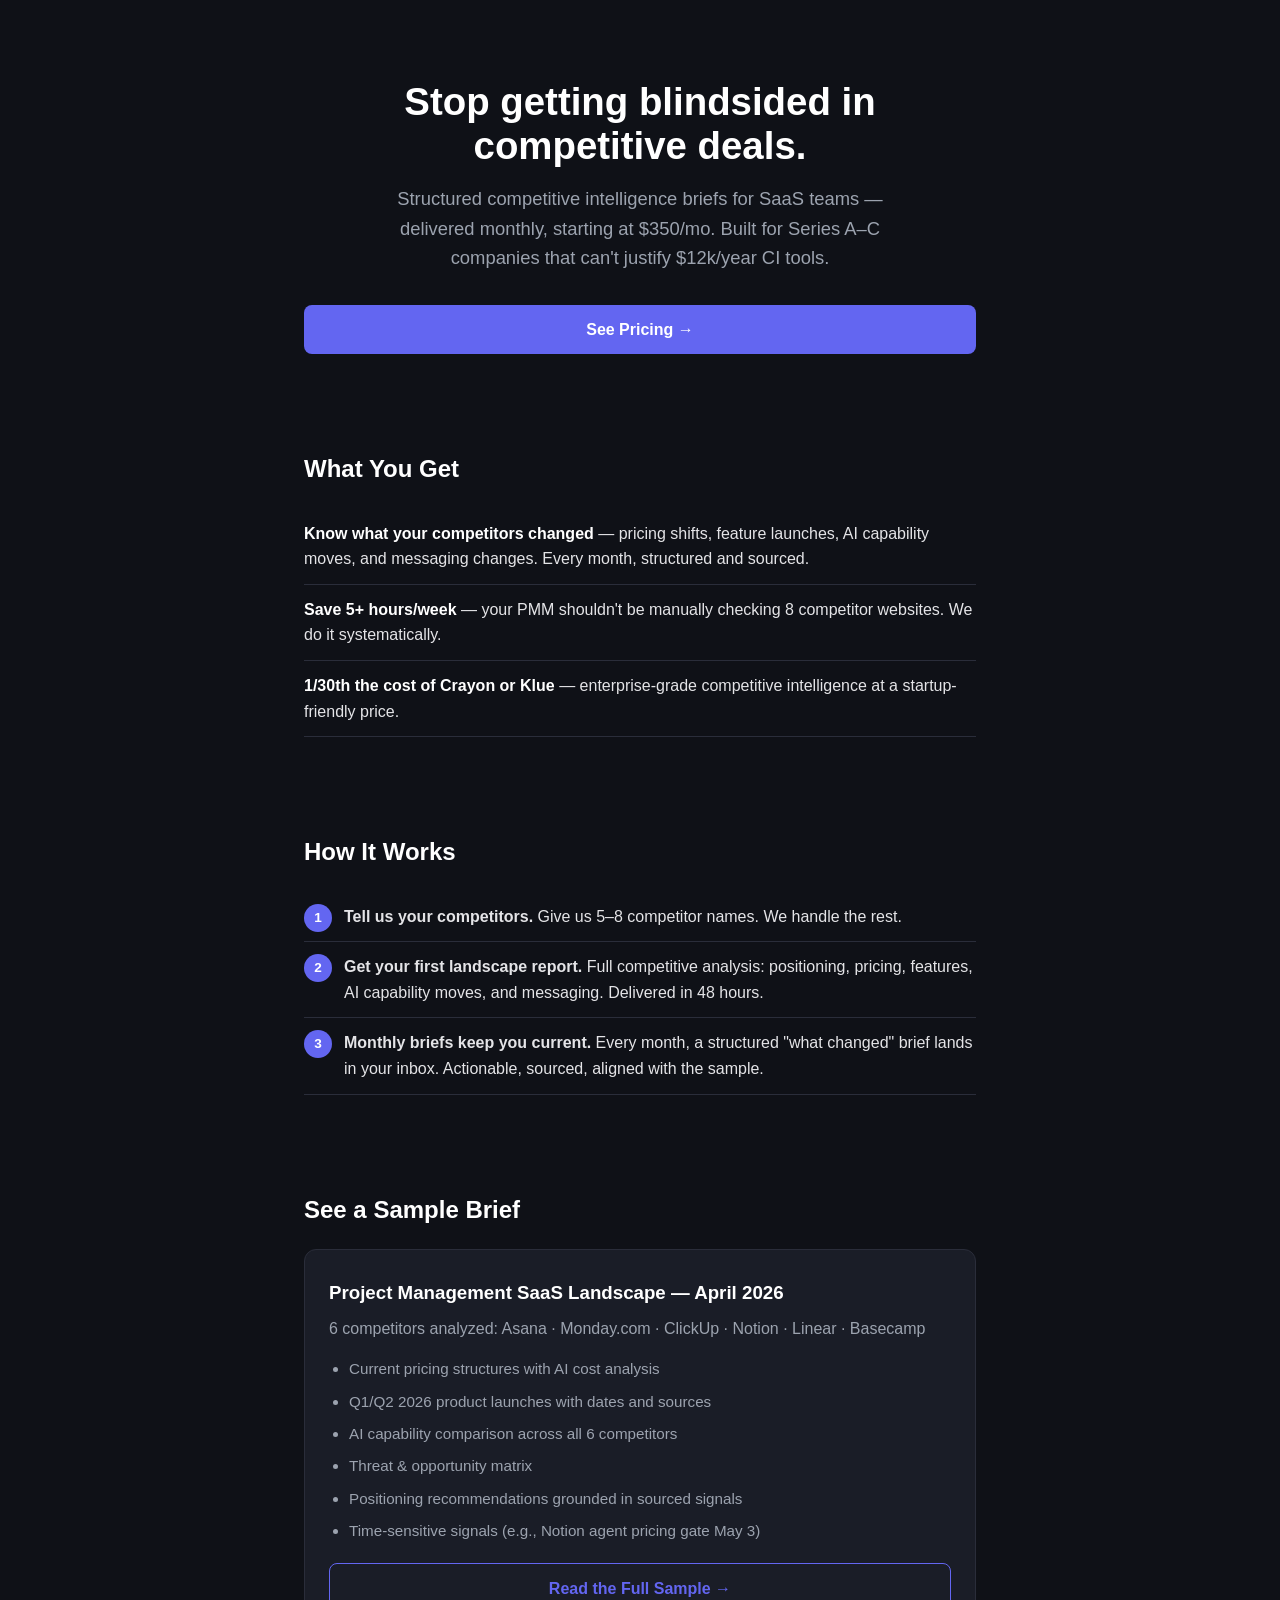
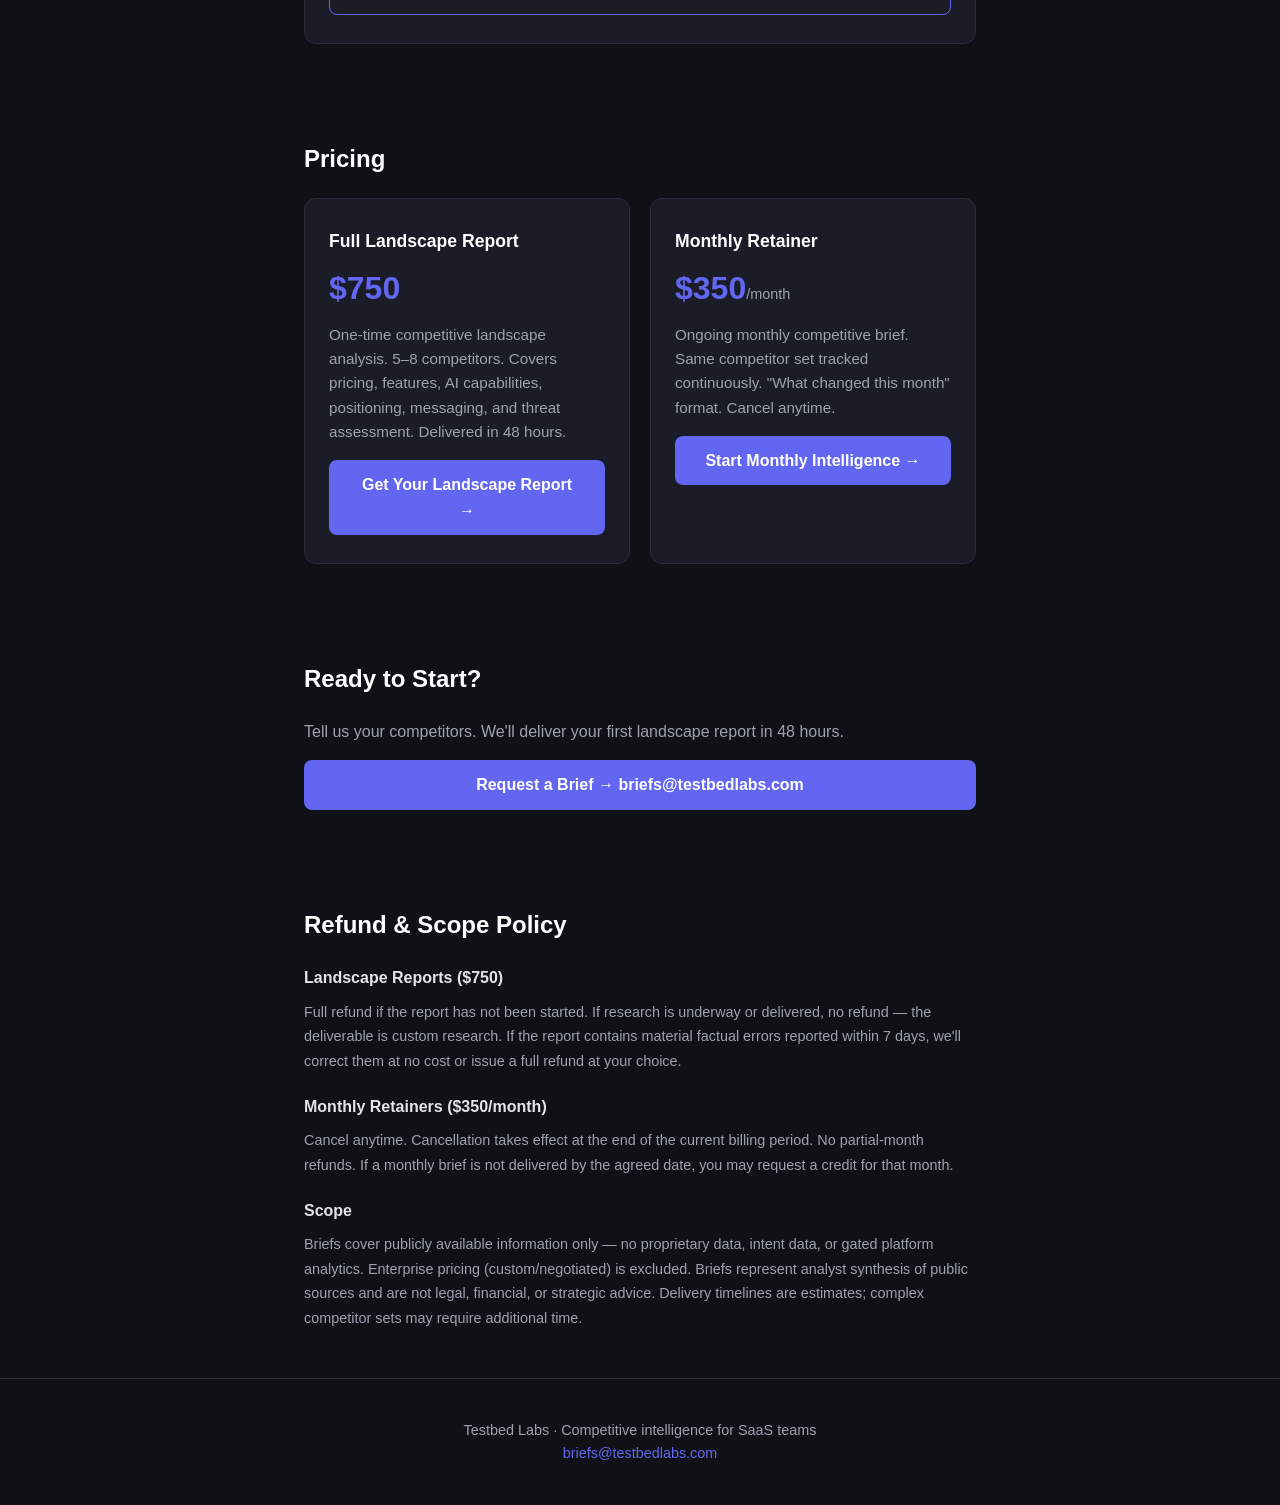
<file: index.html>
<!DOCTYPE html>
<html lang="en">
<head>
  <meta charset="UTF-8">
  <meta name="viewport" content="width=device-width, initial-scale=1.0">
  <title>SaaS Competitive Intelligence Briefs — Testbed Labs</title>
  <meta name="description" content="Structured competitive intelligence briefs for SaaS teams. Pricing, features, AI moves, and positioning — delivered monthly, starting at $350/mo.">
  <link rel="stylesheet" href="style.css">
</head>
<body>

  <div class="container">

    <!-- Hero -->
    <div class="hero">
      <h1>Stop getting blindsided in competitive deals.</h1>
      <p class="sub">Structured competitive intelligence briefs for SaaS teams — delivered monthly, starting at $350/mo. Built for Series A–C companies that can't justify $12k/year CI tools.</p>
      <a href="#pricing" class="cta">See Pricing →</a>
    </div>

    <!-- Value -->
    <section>
      <h2>What You Get</h2>
      <ul class="value-list">
        <li><strong>Know what your competitors changed</strong> — pricing shifts, feature launches, AI capability moves, and messaging changes. Every month, structured and sourced.</li>
        <li><strong>Save 5+ hours/week</strong> — your PMM shouldn't be manually checking 8 competitor websites. We do it systematically.</li>
        <li><strong>1/30th the cost of Crayon or Klue</strong> — enterprise-grade competitive intelligence at a startup-friendly price.</li>
      </ul>
    </section>

    <!-- How It Works -->
    <section>
      <h2>How It Works</h2>
      <ol class="steps">
        <li><strong>Tell us your competitors.</strong> Give us 5–8 competitor names. We handle the rest.</li>
        <li><strong>Get your first landscape report.</strong> Full competitive analysis: positioning, pricing, features, AI capability moves, and messaging. Delivered in 48 hours.</li>
        <li><strong>Monthly briefs keep you current.</strong> Every month, a structured "what changed" brief lands in your inbox. Actionable, sourced, aligned with the sample.</li>
      </ol>
    </section>

    <!-- Sample -->
    <section>
      <h2>See a Sample Brief</h2>
      <div class="sample-box">
        <h3>Project Management SaaS Landscape — April 2026</h3>
        <p style="color: var(--muted); margin-bottom: 12px;">6 competitors analyzed: Asana · Monday.com · ClickUp · Notion · Linear · Basecamp</p>
        <ul>
          <li>Current pricing structures with AI cost analysis</li>
          <li>Q1/Q2 2026 product launches with dates and sources</li>
          <li>AI capability comparison across all 6 competitors</li>
          <li>Threat &amp; opportunity matrix</li>
          <li>Positioning recommendations grounded in sourced signals</li>
          <li>Time-sensitive signals (e.g., Notion agent pricing gate May 3)</li>
        </ul>
        <p style="margin-top: 16px;"><a href="sample.html" class="cta" style="background: transparent; border: 1px solid var(--accent); color: var(--accent);">Read the Full Sample →</a></p>
      </div>
    </section>

    <!-- Pricing -->
    <section id="pricing">
      <h2>Pricing</h2>
      <div class="pricing-grid">
        <div class="price-card">
          <h3>Full Landscape Report</h3>
          <div class="amount">$750</div>
          <p>One-time competitive landscape analysis. 5–8 competitors. Covers pricing, features, AI capabilities, positioning, messaging, and threat assessment. Delivered in 48 hours.</p>
          <a href="https://buy.stripe.com/4gMeVd7HT4pz2YL03la7C00" class="cta">Get Your Landscape Report →</a>
        </div>
        <div class="price-card">
          <h3>Monthly Retainer</h3>
          <div class="amount">$350<span>/month</span></div>
          <p>Ongoing monthly competitive brief. Same competitor set tracked continuously. "What changed this month" format. Cancel anytime.</p>
          <a href="[PAYMENT_LINK_PENDING_APPROVAL]" class="cta">Start Monthly Intelligence →</a>
        </div>
      </div>
    </section>

    <!-- Contact -->
    <section>
      <h2>Ready to Start?</h2>
      <p style="color: var(--muted); margin-bottom: 16px;">Tell us your competitors. We'll deliver your first landscape report in 48 hours.</p>
      <a href="mailto:briefs@testbedlabs.com?subject=CI%20Brief%20Request" class="cta">Request a Brief → briefs@testbedlabs.com</a>
    </section>

    <!-- Refund / Scope -->
    <section>
      <h2>Refund &amp; Scope Policy</h2>
      <div class="policy">
        <h3>Landscape Reports ($750)</h3>
        <p>Full refund if the report has not been started. If research is underway or delivered, no refund — the deliverable is custom research. If the report contains material factual errors reported within 7 days, we'll correct them at no cost or issue a full refund at your choice.</p>

        <h3>Monthly Retainers ($350/month)</h3>
        <p>Cancel anytime. Cancellation takes effect at the end of the current billing period. No partial-month refunds. If a monthly brief is not delivered by the agreed date, you may request a credit for that month.</p>

        <h3>Scope</h3>
        <p>Briefs cover publicly available information only — no proprietary data, intent data, or gated platform analytics. Enterprise pricing (custom/negotiated) is excluded. Briefs represent analyst synthesis of public sources and are not legal, financial, or strategic advice. Delivery timelines are estimates; complex competitor sets may require additional time.</p>
      </div>
    </section>

  </div>

  <!-- Footer -->
  <footer>
    <div class="container">
      <p>Testbed Labs · Competitive intelligence for SaaS teams</p>
      <p><a href="mailto:briefs@testbedlabs.com">briefs@testbedlabs.com</a></p>
    </div>
  </footer>

</body>
</html>
</file>
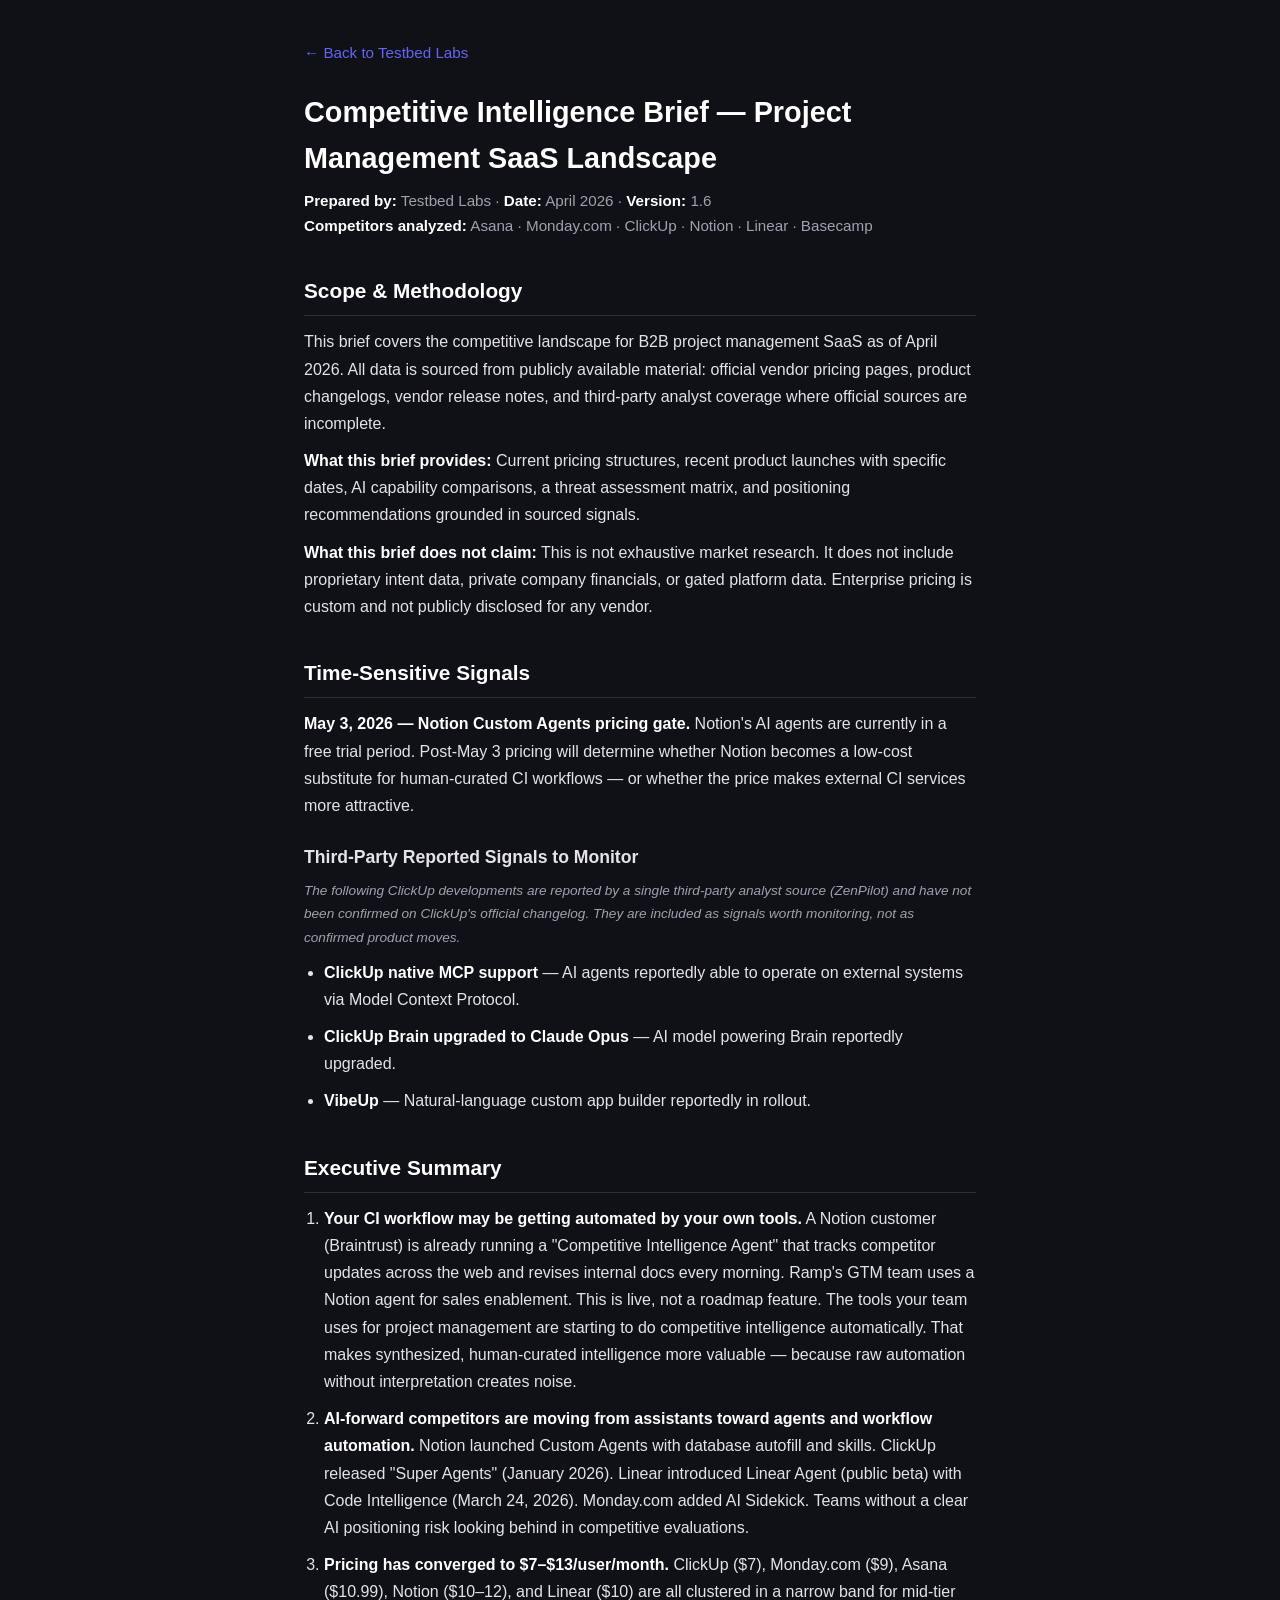
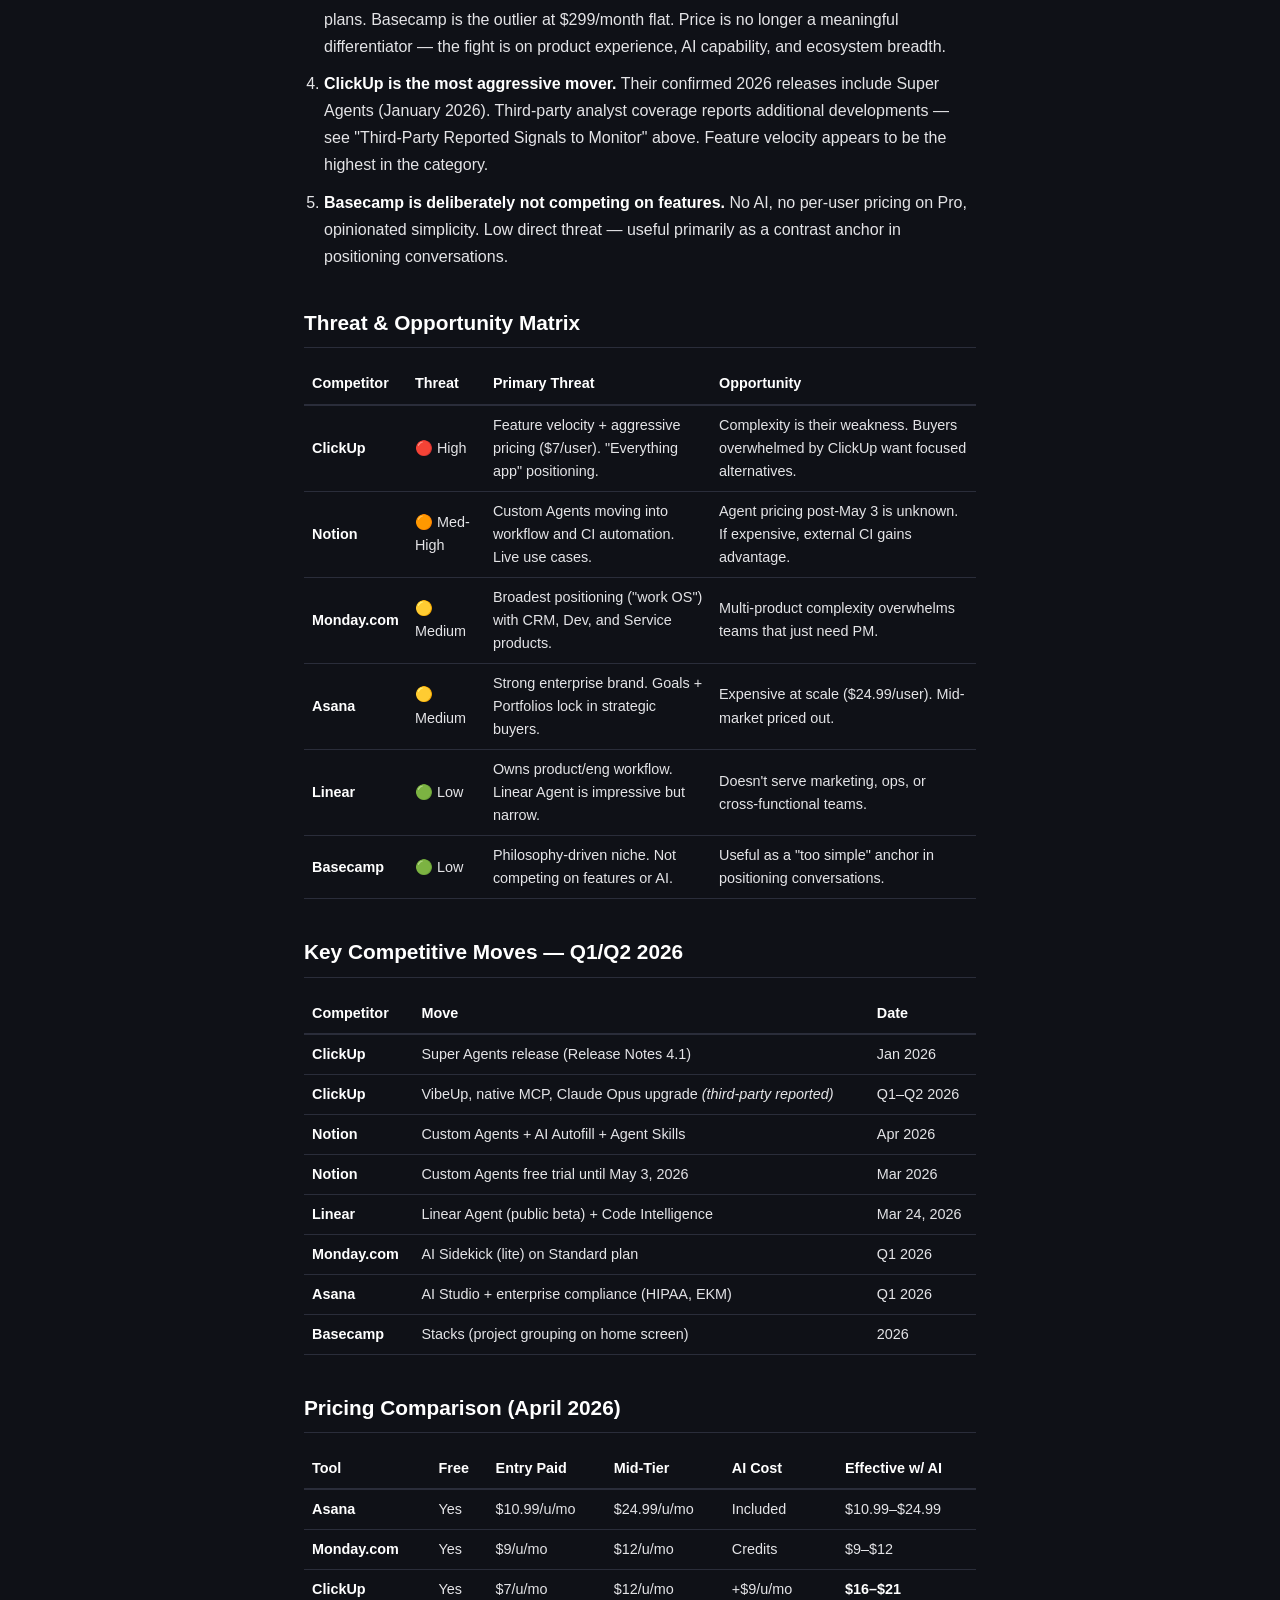
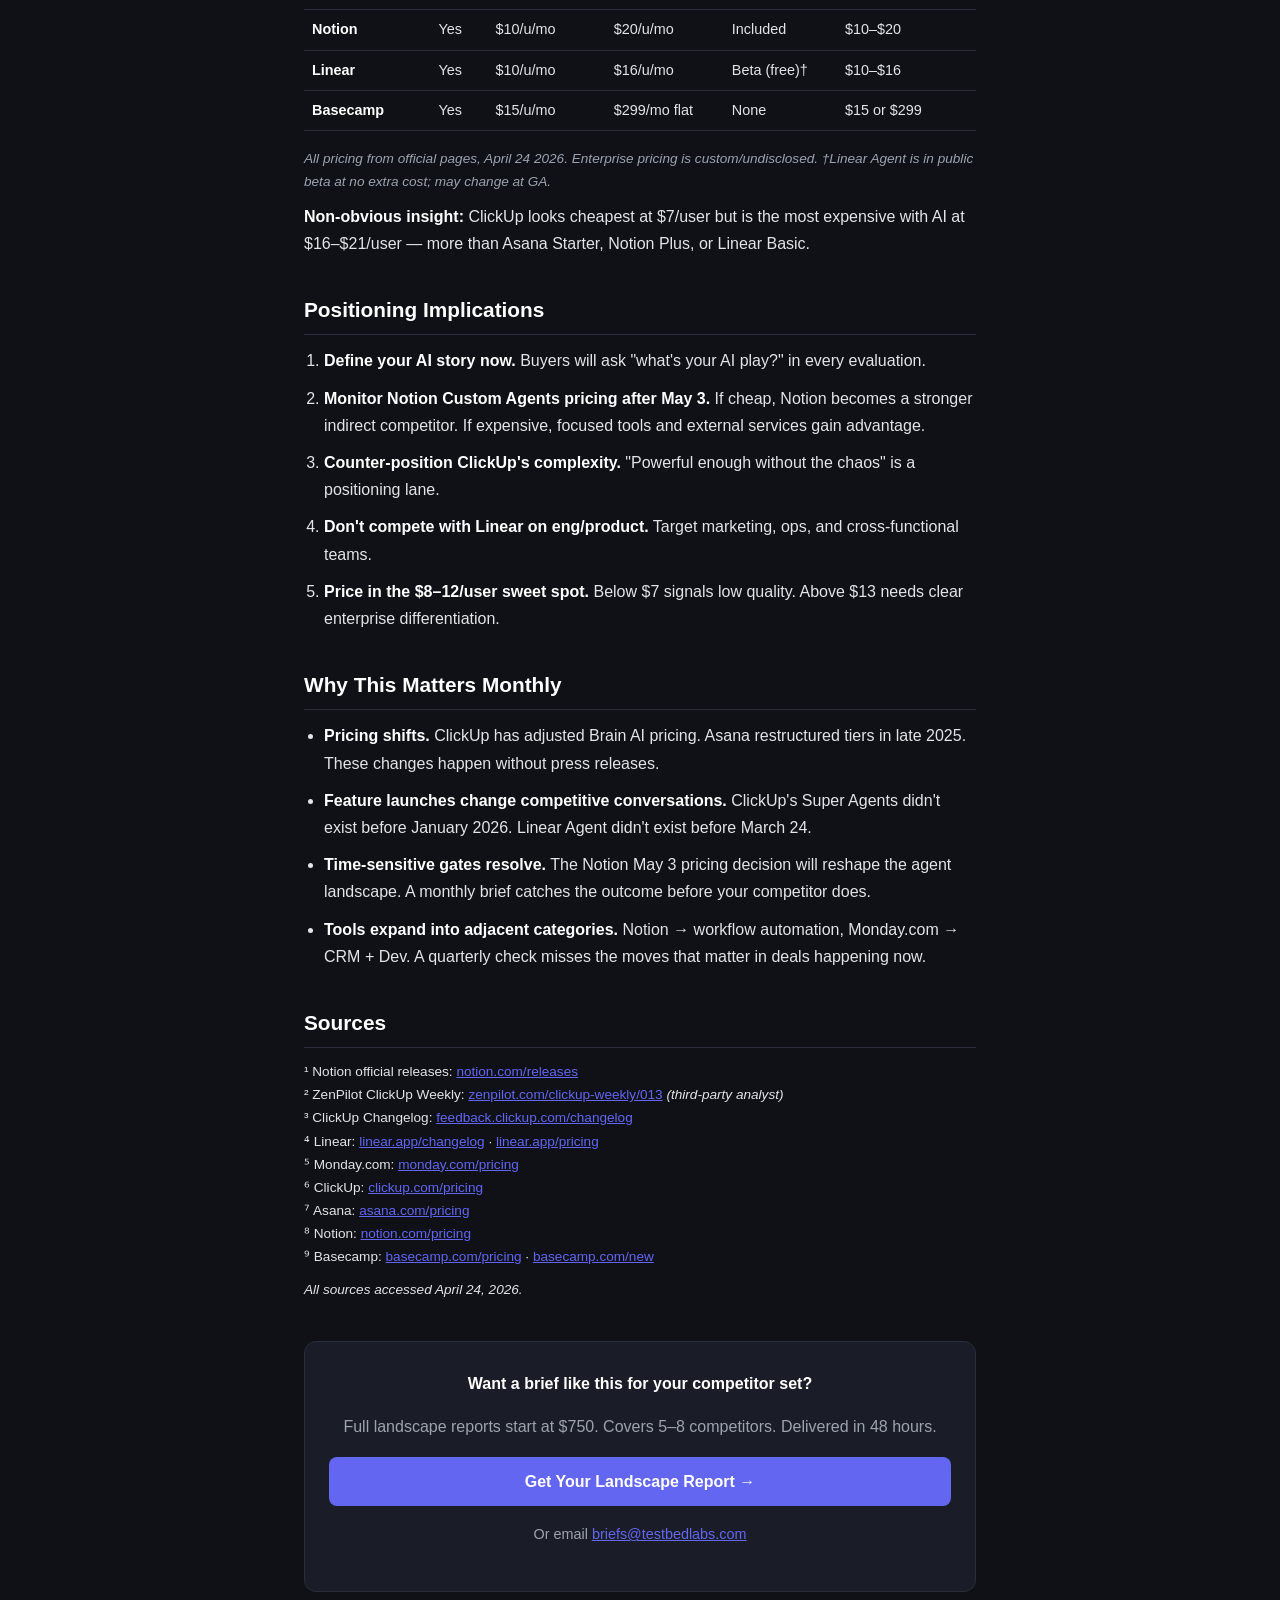
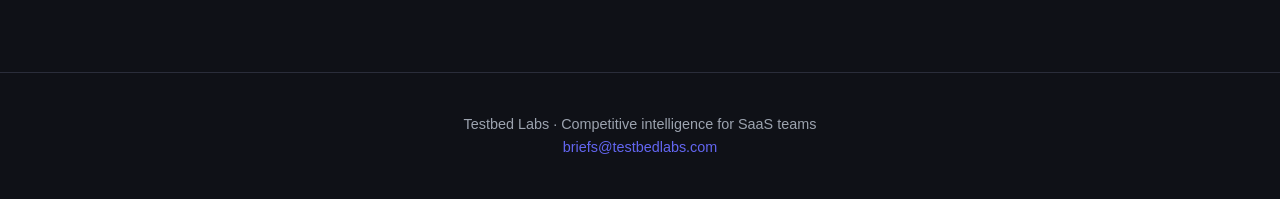
<file: sample.html>
<!DOCTYPE html>
<html lang="en">
<head>
  <meta charset="UTF-8">
  <meta name="viewport" content="width=device-width, initial-scale=1.0">
  <title>Sample Brief — Project Management SaaS Landscape · Testbed Labs</title>
  <meta name="description" content="Sample competitive intelligence brief: Project Management SaaS Landscape, April 2026. 6 competitors analyzed.">
  <link rel="stylesheet" href="style.css">
  <style>
    .brief { max-width: 720px; margin: 0 auto; padding: 40px 24px 80px; }
    .brief h1 { font-size: 1.8rem; color: var(--white); margin-bottom: 8px; }
    .brief .meta { color: var(--muted); font-size: 0.95rem; margin-bottom: 32px; }
    .brief h2 { font-size: 1.3rem; color: var(--white); margin: 36px 0 12px; border-bottom: 1px solid var(--border); padding-bottom: 8px; }
    .brief h3 { font-size: 1.1rem; color: var(--text); margin: 24px 0 8px; }
    .brief p, .brief li { color: var(--text); line-height: 1.7; margin-bottom: 10px; }
    .brief ul, .brief ol { padding-left: 20px; }
    .brief strong { color: var(--white); }
    .brief table { width: 100%; border-collapse: collapse; margin: 16px 0; font-size: 0.9rem; }
    .brief th { text-align: left; padding: 8px; border-bottom: 2px solid var(--border); color: var(--white); }
    .brief td { padding: 8px; border-bottom: 1px solid var(--border); color: var(--text); }
    .brief .note { color: var(--muted); font-size: 0.85rem; font-style: italic; }
    .brief .sources { font-size: 0.85rem; color: var(--muted); line-height: 1.8; }
    .brief .sources a { color: var(--accent); }
    .brief .back { display: inline-block; margin-bottom: 24px; color: var(--accent); text-decoration: none; font-size: 0.95rem; }
    .brief .back:hover { text-decoration: underline; }
    .brief .cta-box { background: var(--surface); border: 1px solid var(--border); border-radius: 12px; padding: 28px 24px; margin-top: 40px; text-align: center; }
    .brief .cta-box p { color: var(--muted); margin-bottom: 16px; }
  </style>
</head>
<body>

<div class="brief">

  <a href="/" class="back">← Back to Testbed Labs</a>

  <h1>Competitive Intelligence Brief — Project Management SaaS Landscape</h1>
  <div class="meta">
    <strong>Prepared by:</strong> Testbed Labs · <strong>Date:</strong> April 2026 · <strong>Version:</strong> 1.6<br>
    <strong>Competitors analyzed:</strong> Asana · Monday.com · ClickUp · Notion · Linear · Basecamp
  </div>

  <h2>Scope &amp; Methodology</h2>
  <p>This brief covers the competitive landscape for B2B project management SaaS as of April 2026. All data is sourced from publicly available material: official vendor pricing pages, product changelogs, vendor release notes, and third-party analyst coverage where official sources are incomplete.</p>
  <p><strong>What this brief provides:</strong> Current pricing structures, recent product launches with specific dates, AI capability comparisons, a threat assessment matrix, and positioning recommendations grounded in sourced signals.</p>
  <p><strong>What this brief does not claim:</strong> This is not exhaustive market research. It does not include proprietary intent data, private company financials, or gated platform data. Enterprise pricing is custom and not publicly disclosed for any vendor.</p>

  <h2>Time-Sensitive Signals</h2>
  <p><strong>May 3, 2026 — Notion Custom Agents pricing gate.</strong> Notion's AI agents are currently in a free trial period. Post-May 3 pricing will determine whether Notion becomes a low-cost substitute for human-curated CI workflows — or whether the price makes external CI services more attractive.</p>

  <h3>Third-Party Reported Signals to Monitor</h3>
  <p class="note">The following ClickUp developments are reported by a single third-party analyst source (ZenPilot) and have not been confirmed on ClickUp's official changelog. They are included as signals worth monitoring, not as confirmed product moves.</p>
  <ul>
    <li><strong>ClickUp native MCP support</strong> — AI agents reportedly able to operate on external systems via Model Context Protocol.</li>
    <li><strong>ClickUp Brain upgraded to Claude Opus</strong> — AI model powering Brain reportedly upgraded.</li>
    <li><strong>VibeUp</strong> — Natural-language custom app builder reportedly in rollout.</li>
  </ul>

  <h2>Executive Summary</h2>
  <ol>
    <li><strong>Your CI workflow may be getting automated by your own tools.</strong> A Notion customer (Braintrust) is already running a "Competitive Intelligence Agent" that tracks competitor updates across the web and revises internal docs every morning. Ramp's GTM team uses a Notion agent for sales enablement. This is live, not a roadmap feature. The tools your team uses for project management are starting to do competitive intelligence automatically. That makes synthesized, human-curated intelligence more valuable — because raw automation without interpretation creates noise.</li>
    <li><strong>AI-forward competitors are moving from assistants toward agents and workflow automation.</strong> Notion launched Custom Agents with database autofill and skills. ClickUp released "Super Agents" (January 2026). Linear introduced Linear Agent (public beta) with Code Intelligence (March 24, 2026). Monday.com added AI Sidekick. Teams without a clear AI positioning risk looking behind in competitive evaluations.</li>
    <li><strong>Pricing has converged to $7–$13/user/month.</strong> ClickUp ($7), Monday.com ($9), Asana ($10.99), Notion ($10–12), and Linear ($10) are all clustered in a narrow band for mid-tier plans. Basecamp is the outlier at $299/month flat. Price is no longer a meaningful differentiator — the fight is on product experience, AI capability, and ecosystem breadth.</li>
    <li><strong>ClickUp is the most aggressive mover.</strong> Their confirmed 2026 releases include Super Agents (January 2026). Third-party analyst coverage reports additional developments — see "Third-Party Reported Signals to Monitor" above. Feature velocity appears to be the highest in the category.</li>
    <li><strong>Basecamp is deliberately not competing on features.</strong> No AI, no per-user pricing on Pro, opinionated simplicity. Low direct threat — useful primarily as a contrast anchor in positioning conversations.</li>
  </ol>

  <h2>Threat &amp; Opportunity Matrix</h2>
  <table>
    <thead>
      <tr><th>Competitor</th><th>Threat</th><th>Primary Threat</th><th>Opportunity</th></tr>
    </thead>
    <tbody>
      <tr><td><strong>ClickUp</strong></td><td>🔴 High</td><td>Feature velocity + aggressive pricing ($7/user). "Everything app" positioning.</td><td>Complexity is their weakness. Buyers overwhelmed by ClickUp want focused alternatives.</td></tr>
      <tr><td><strong>Notion</strong></td><td>🟠 Med-High</td><td>Custom Agents moving into workflow and CI automation. Live use cases.</td><td>Agent pricing post-May 3 is unknown. If expensive, external CI gains advantage.</td></tr>
      <tr><td><strong>Monday.com</strong></td><td>🟡 Medium</td><td>Broadest positioning ("work OS") with CRM, Dev, and Service products.</td><td>Multi-product complexity overwhelms teams that just need PM.</td></tr>
      <tr><td><strong>Asana</strong></td><td>🟡 Medium</td><td>Strong enterprise brand. Goals + Portfolios lock in strategic buyers.</td><td>Expensive at scale ($24.99/user). Mid-market priced out.</td></tr>
      <tr><td><strong>Linear</strong></td><td>🟢 Low</td><td>Owns product/eng workflow. Linear Agent is impressive but narrow.</td><td>Doesn't serve marketing, ops, or cross-functional teams.</td></tr>
      <tr><td><strong>Basecamp</strong></td><td>🟢 Low</td><td>Philosophy-driven niche. Not competing on features or AI.</td><td>Useful as a "too simple" anchor in positioning conversations.</td></tr>
    </tbody>
  </table>

  <h2>Key Competitive Moves — Q1/Q2 2026</h2>
  <table>
    <thead>
      <tr><th>Competitor</th><th>Move</th><th>Date</th></tr>
    </thead>
    <tbody>
      <tr><td><strong>ClickUp</strong></td><td>Super Agents release (Release Notes 4.1)</td><td>Jan 2026</td></tr>
      <tr><td><strong>ClickUp</strong></td><td>VibeUp, native MCP, Claude Opus upgrade <em>(third-party reported)</em></td><td>Q1–Q2 2026</td></tr>
      <tr><td><strong>Notion</strong></td><td>Custom Agents + AI Autofill + Agent Skills</td><td>Apr 2026</td></tr>
      <tr><td><strong>Notion</strong></td><td>Custom Agents free trial until May 3, 2026</td><td>Mar 2026</td></tr>
      <tr><td><strong>Linear</strong></td><td>Linear Agent (public beta) + Code Intelligence</td><td>Mar 24, 2026</td></tr>
      <tr><td><strong>Monday.com</strong></td><td>AI Sidekick (lite) on Standard plan</td><td>Q1 2026</td></tr>
      <tr><td><strong>Asana</strong></td><td>AI Studio + enterprise compliance (HIPAA, EKM)</td><td>Q1 2026</td></tr>
      <tr><td><strong>Basecamp</strong></td><td>Stacks (project grouping on home screen)</td><td>2026</td></tr>
    </tbody>
  </table>

  <h2>Pricing Comparison (April 2026)</h2>
  <table>
    <thead>
      <tr><th>Tool</th><th>Free</th><th>Entry Paid</th><th>Mid-Tier</th><th>AI Cost</th><th>Effective w/ AI</th></tr>
    </thead>
    <tbody>
      <tr><td><strong>Asana</strong></td><td>Yes</td><td>$10.99/u/mo</td><td>$24.99/u/mo</td><td>Included</td><td>$10.99–$24.99</td></tr>
      <tr><td><strong>Monday.com</strong></td><td>Yes</td><td>$9/u/mo</td><td>$12/u/mo</td><td>Credits</td><td>$9–$12</td></tr>
      <tr><td><strong>ClickUp</strong></td><td>Yes</td><td>$7/u/mo</td><td>$12/u/mo</td><td>+$9/u/mo</td><td><strong>$16–$21</strong></td></tr>
      <tr><td><strong>Notion</strong></td><td>Yes</td><td>$10/u/mo</td><td>$20/u/mo</td><td>Included</td><td>$10–$20</td></tr>
      <tr><td><strong>Linear</strong></td><td>Yes</td><td>$10/u/mo</td><td>$16/u/mo</td><td>Beta (free)†</td><td>$10–$16</td></tr>
      <tr><td><strong>Basecamp</strong></td><td>Yes</td><td>$15/u/mo</td><td>$299/mo flat</td><td>None</td><td>$15 or $299</td></tr>
    </tbody>
  </table>
  <p class="note">All pricing from official pages, April 24 2026. Enterprise pricing is custom/undisclosed. †Linear Agent is in public beta at no extra cost; may change at GA.</p>
  <p><strong>Non-obvious insight:</strong> ClickUp looks cheapest at $7/user but is the most expensive with AI at $16–$21/user — more than Asana Starter, Notion Plus, or Linear Basic.</p>

  <h2>Positioning Implications</h2>
  <ol>
    <li><strong>Define your AI story now.</strong> Buyers will ask "what's your AI play?" in every evaluation.</li>
    <li><strong>Monitor Notion Custom Agents pricing after May 3.</strong> If cheap, Notion becomes a stronger indirect competitor. If expensive, focused tools and external services gain advantage.</li>
    <li><strong>Counter-position ClickUp's complexity.</strong> "Powerful enough without the chaos" is a positioning lane.</li>
    <li><strong>Don't compete with Linear on eng/product.</strong> Target marketing, ops, and cross-functional teams.</li>
    <li><strong>Price in the $8–12/user sweet spot.</strong> Below $7 signals low quality. Above $13 needs clear enterprise differentiation.</li>
  </ol>

  <h2>Why This Matters Monthly</h2>
  <ul>
    <li><strong>Pricing shifts.</strong> ClickUp has adjusted Brain AI pricing. Asana restructured tiers in late 2025. These changes happen without press releases.</li>
    <li><strong>Feature launches change competitive conversations.</strong> ClickUp's Super Agents didn't exist before January 2026. Linear Agent didn't exist before March 24.</li>
    <li><strong>Time-sensitive gates resolve.</strong> The Notion May 3 pricing decision will reshape the agent landscape. A monthly brief catches the outcome before your competitor does.</li>
    <li><strong>Tools expand into adjacent categories.</strong> Notion → workflow automation, Monday.com → CRM + Dev. A quarterly check misses the moves that matter in deals happening now.</li>
  </ul>

  <h2>Sources</h2>
  <div class="sources">
    <p>¹ Notion official releases: <a href="https://www.notion.com/releases">notion.com/releases</a><br>
    ² ZenPilot ClickUp Weekly: <a href="https://www.zenpilot.com/clickup-weekly/clickup-weekly-013/">zenpilot.com/clickup-weekly/013</a> <em>(third-party analyst)</em><br>
    ³ ClickUp Changelog: <a href="https://feedback.clickup.com/changelog">feedback.clickup.com/changelog</a><br>
    ⁴ Linear: <a href="https://linear.app/changelog/2026-03-24-introducing-linear-agent">linear.app/changelog</a> · <a href="https://linear.app/pricing">linear.app/pricing</a><br>
    ⁵ Monday.com: <a href="https://monday.com/pricing">monday.com/pricing</a><br>
    ⁶ ClickUp: <a href="https://clickup.com/pricing">clickup.com/pricing</a><br>
    ⁷ Asana: <a href="https://asana.com/pricing">asana.com/pricing</a><br>
    ⁸ Notion: <a href="https://www.notion.com/pricing">notion.com/pricing</a><br>
    ⁹ Basecamp: <a href="https://basecamp.com/pricing">basecamp.com/pricing</a> · <a href="https://basecamp.com/new">basecamp.com/new</a></p>
    <p><em>All sources accessed April 24, 2026.</em></p>
  </div>

  <div class="cta-box">
    <p><strong>Want a brief like this for your competitor set?</strong></p>
    <p>Full landscape reports start at $750. Covers 5–8 competitors. Delivered in 48 hours.</p>
    <a href="https://buy.stripe.com/4gMeVd7HT4pz2YL03la7C00" class="cta">Get Your Landscape Report →</a>
    <p style="margin-top: 16px; font-size: 0.9rem;">Or email <a href="mailto:briefs@testbedlabs.com" style="color: var(--accent);">briefs@testbedlabs.com</a></p>
  </div>

</div>

<footer>
  <div class="container">
    <p>Testbed Labs · Competitive intelligence for SaaS teams</p>
    <p><a href="mailto:briefs@testbedlabs.com">briefs@testbedlabs.com</a></p>
  </div>
</footer>

</body>
</html>
</file>
<file: style.css>
*, *::before, *::after { box-sizing: border-box; margin: 0; padding: 0; }

:root {
  --bg: #0f1117;
  --surface: #1a1d27;
  --border: #2a2d3a;
  --text: #e4e4e7;
  --muted: #9ca3af;
  --accent: #6366f1;
  --accent-hover: #818cf8;
  --white: #ffffff;
}

body {
  font-family: -apple-system, BlinkMacSystemFont, 'Segoe UI', Roboto, sans-serif;
  background: var(--bg);
  color: var(--text);
  line-height: 1.6;
  -webkit-font-smoothing: antialiased;
}

.container { max-width: 720px; margin: 0 auto; padding: 0 24px; }

/* Hero */
.hero {
  padding: 80px 0 48px;
  text-align: center;
}
.hero h1 {
  font-size: 2.4rem;
  font-weight: 700;
  line-height: 1.15;
  color: var(--white);
  margin-bottom: 16px;
}
.hero .sub {
  font-size: 1.15rem;
  color: var(--muted);
  max-width: 560px;
  margin: 0 auto 32px;
}

/* Sections */
section { padding: 48px 0; }
section h2 {
  font-size: 1.5rem;
  font-weight: 600;
  color: var(--white);
  margin-bottom: 20px;
}

/* Value bullets */
.value-list { list-style: none; }
.value-list li {
  padding: 12px 0;
  border-bottom: 1px solid var(--border);
  color: var(--text);
}
.value-list li strong { color: var(--white); }

/* Pricing cards */
.pricing-grid {
  display: grid;
  grid-template-columns: 1fr 1fr;
  gap: 20px;
  margin-top: 16px;
}
@media (max-width: 600px) {
  .pricing-grid { grid-template-columns: 1fr; }
  .hero h1 { font-size: 1.8rem; }
}
.price-card {
  background: var(--surface);
  border: 1px solid var(--border);
  border-radius: 12px;
  padding: 28px 24px;
}
.price-card h3 {
  font-size: 1.1rem;
  color: var(--white);
  margin-bottom: 4px;
}
.price-card .amount {
  font-size: 2rem;
  font-weight: 700;
  color: var(--accent);
  margin: 8px 0;
}
.price-card .amount span {
  font-size: 0.9rem;
  font-weight: 400;
  color: var(--muted);
}
.price-card p {
  font-size: 0.95rem;
  color: var(--muted);
  margin-bottom: 16px;
}

/* CTA button */
.cta {
  display: inline-block;
  background: var(--accent);
  color: var(--white);
  font-weight: 600;
  font-size: 1rem;
  padding: 12px 28px;
  border-radius: 8px;
  text-decoration: none;
  transition: background 0.2s;
  width: 100%;
  text-align: center;
}
.cta:hover { background: var(--accent-hover); }

/* Sample */
.sample-box {
  background: var(--surface);
  border: 1px solid var(--border);
  border-radius: 12px;
  padding: 28px 24px;
  margin-top: 16px;
}
.sample-box h3 {
  color: var(--white);
  margin-bottom: 8px;
}
.sample-box ul {
  list-style: disc;
  padding-left: 20px;
  color: var(--muted);
  font-size: 0.95rem;
}
.sample-box ul li { padding: 4px 0; }

/* How it works */
.steps { counter-reset: step; list-style: none; }
.steps li {
  padding: 12px 0 12px 40px;
  position: relative;
  border-bottom: 1px solid var(--border);
}
.steps li::before {
  counter-increment: step;
  content: counter(step);
  position: absolute;
  left: 0;
  width: 28px;
  height: 28px;
  background: var(--accent);
  color: var(--white);
  border-radius: 50%;
  text-align: center;
  line-height: 28px;
  font-size: 0.85rem;
  font-weight: 600;
}

/* Policy */
.policy {
  font-size: 0.9rem;
  color: var(--muted);
  line-height: 1.7;
}
.policy h3 {
  color: var(--text);
  font-size: 1rem;
  margin: 20px 0 8px;
}
.policy h3:first-child { margin-top: 0; }

/* Footer */
footer {
  padding: 40px 0;
  text-align: center;
  font-size: 0.9rem;
  color: var(--muted);
  border-top: 1px solid var(--border);
}
footer a { color: var(--accent); text-decoration: none; }
</file>
